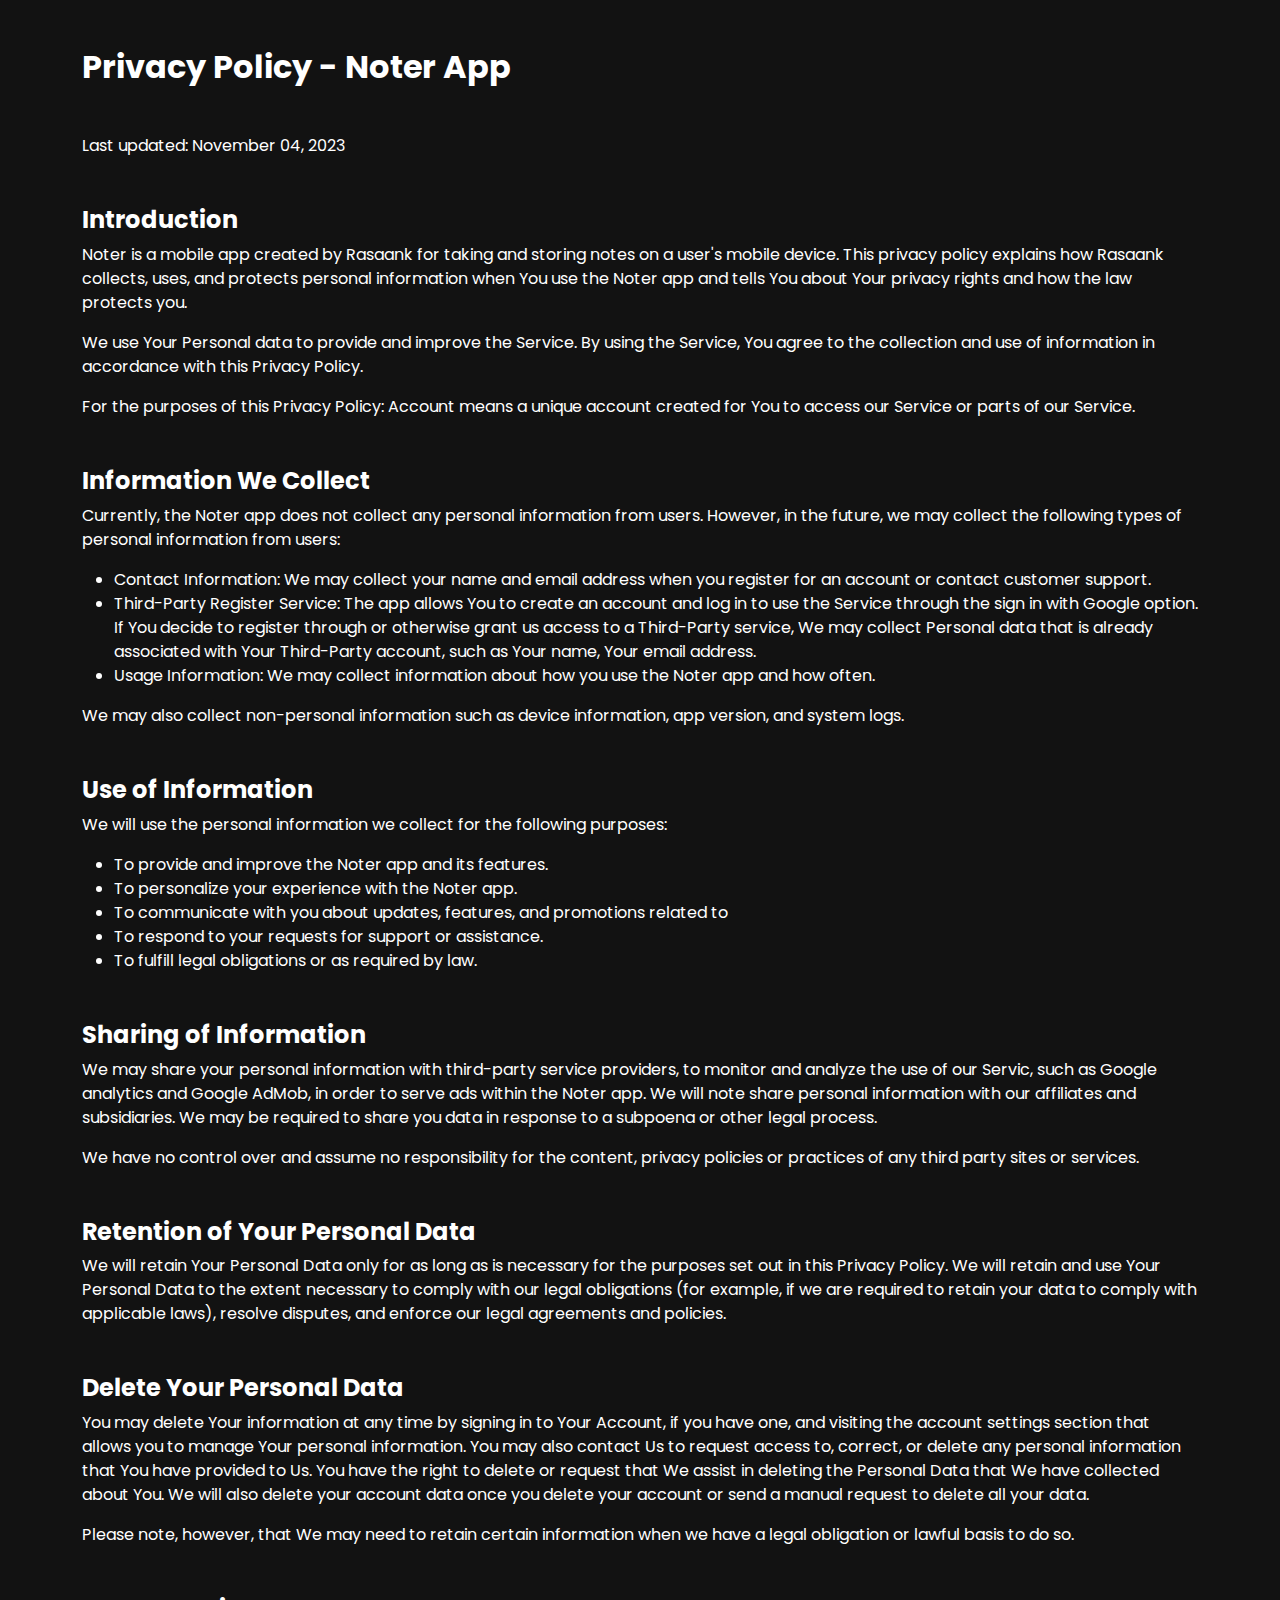
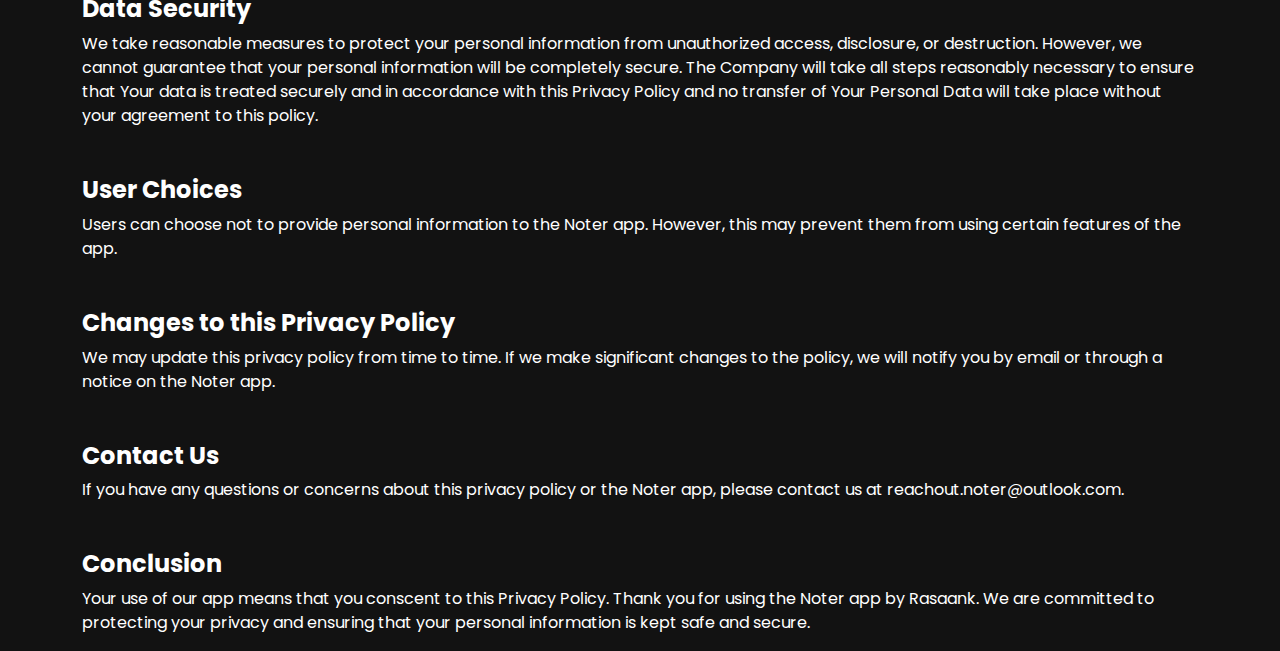
<file: index.html>
<!DOCTYPE html>
<html lang="en">
  <head>
    <meta charset="UTF-8" />
    <meta name="viewport" content="width=device-width, initial-scale=1.0" />
    <link
      rel="stylesheet"
      href="https://cdnjs.cloudflare.com/ajax/libs/font-awesome/4.7.0/css/font-awesome.min.css"
    />
    <link rel="stylesheet" href="./css/bootstrap.5.0.2.min.css" />
    <!-- <link rel="stylesheet" href="/css/font-awesome.4.7.0.min.css" /> -->

    <link rel="stylesheet" href="./css/main.css" />
    <title>Noter - Note Saver | Privacy Policy</title>
  </head>
  <body>
    <div class="container mt-5">
      <div class="row">
        <div class="col">
          <h1 class="mb-5">Privacy Policy - Noter App</h1>
          <p>Last updated: November 04, 2023</p>
          <h2 class="mb-2 mt-5">Introduction</h2>
          <p>
            Noter is a mobile app created by Rasaank for taking and storing
            notes on a user's mobile device. This privacy policy explains how
            Rasaank collects, uses, and protects personal information when You
            use the Noter app and tells You about Your privacy rights and how
            the law protects you.
          </p>
          <p>
            We use Your Personal data to provide and improve the Service. By
            using the Service, You agree to the collection and use of
            information in accordance with this Privacy Policy.
          </p>
          <p>
            For the purposes of this Privacy Policy: Account means a unique
            account created for You to access our Service or parts of our
            Service.
          </p>
          <h2 class="mb-2 mt-5">Information We Collect</h2>
          <p>
            Currently, the Noter app does not collect any personal information
            from users. However, in the future, we may collect the following
            types of personal information from users:
          </p>
          <ul>
            <li>
              Contact Information: We may collect your name and email address
              when you register for an account or contact customer support.
            </li>
            <li>
              Third-Party Register Service: The app allows You to create an
              account and log in to use the Service through the sign in with
              Google option. If You decide to register through or otherwise
              grant us access to a Third-Party service, We may collect Personal
              data that is already associated with Your Third-Party account,
              such as Your name, Your email address.
            </li>
            <li>
              Usage Information: We may collect information about how you use
              the Noter app and how often.
            </li>
          </ul>
          <p>
            We may also collect non-personal information such as device
            information, app version, and system logs.
          </p>

          <h2 class="mb-2 mt-5">Use of Information</h2>
          <p>
            We will use the personal information we collect for the following
            purposes:
          </p>
          <ul>
            <li>To provide and improve the Noter app and its features.</li>
            <li>To personalize your experience with the Noter app.</li>
            <li>
              To communicate with you about updates, features, and promotions
              related to
            </li>
            <li>To respond to your requests for support or assistance.</li>
            <li>To fulfill legal obligations or as required by law.</li>
          </ul>
          <h2 class="mb-2 mt-5">Sharing of Information</h2>
          <p>
            We may share your personal information with third-party service
            providers, to monitor and analyze the use of our Servic, such as
            Google analytics and Google AdMob, in order to serve ads within the
            Noter app. We will note share personal information with our
            affiliates and subsidiaries. We may be required to share you data in
            response to a subpoena or other legal process.
          </p>
          <p>
            We have no control over and assume no responsibility for the
            content, privacy policies or practices of any third party sites or
            services.
          </p>

          <h2 class="mb-2 mt-5">Retention of Your Personal Data</h2>
          <p>
            We will retain Your Personal Data only for as long as is necessary
            for the purposes set out in this Privacy Policy. We will retain and
            use Your Personal Data to the extent necessary to comply with our
            legal obligations (for example, if we are required to retain your
            data to comply with applicable laws), resolve disputes, and enforce
            our legal agreements and policies.
          </p>

          <h2 class="mb-2 mt-5">Delete Your Personal Data</h2>
          <p>
            You may delete Your information at any time by signing in to Your
            Account, if you have one, and visiting the account settings section
            that allows you to manage Your personal information. You may also
            contact Us to request access to, correct, or delete any personal
            information that You have provided to Us. You have the right to
            delete or request that We assist in deleting the Personal Data that
            We have collected about You. We will also delete your account data
            once you delete your account or send a manual request to delete all
            your data.
          </p>
          <p>
            Please note, however, that We may need to retain certain information
            when we have a legal obligation or lawful basis to do so.
          </p>

          <h2 class="mb-2 mt-5">Data Security</h2>
          <p>
            We take reasonable measures to protect your personal information
            from unauthorized access, disclosure, or destruction. However, we
            cannot guarantee that your personal information will be completely
            secure. The Company will take all steps reasonably necessary to
            ensure that Your data is treated securely and in accordance with
            this Privacy Policy and no transfer of Your Personal Data will take
            place without your agreement to this policy.
          </p>
          <h2 class="mb-2 mt-5">User Choices</h2>
          <p>
            Users can choose not to provide personal information to the Noter
            app. However, this may prevent them from using certain features of
            the app.
          </p>
          <h2 class="mb-2 mt-5">Changes to this Privacy Policy</h2>
          <p>
            We may update this privacy policy from time to time. If we make
            significant changes to the policy, we will notify you by email or
            through a notice on the Noter app.
          </p>
          <h2 class="mb-2 mt-5">Contact Us</h2>
          <p>
            If you have any questions or concerns about this privacy policy or
            the Noter app, please contact us at reachout.noter@outlook.com.
          </p>
          <h2 class="mb-2 mt-5">Conclusion</h2>
          <p>
            Your use of our app means that you conscent to this Privacy Policy.
            Thank you for using the Noter app by Rasaank. We are committed to
            protecting your privacy and ensuring that your personal information
            is kept safe and secure.
          </p>
        </div>
      </div>
    </div>
    <script src="./js/bootstrap.bundle.min.js"></script>
  </body>
</html>
</file>
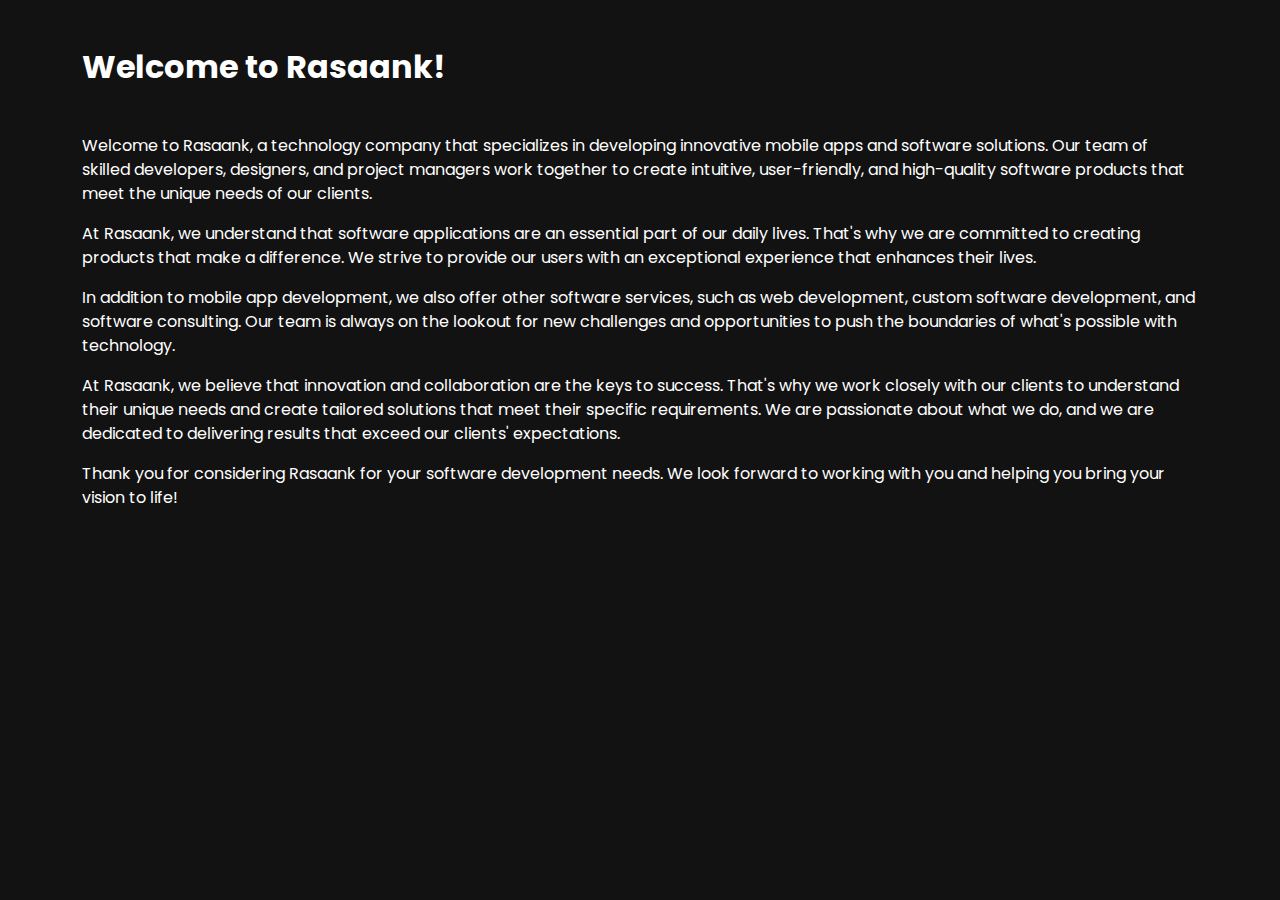
<file: about.html>
<!DOCTYPE html>
<html lang="en">
  <head>
    <meta charset="UTF-8" />
    <meta name="viewport" content="width=device-width, initial-scale=1.0" />
    <link
      rel="stylesheet"
      href="https://cdnjs.cloudflare.com/ajax/libs/font-awesome/4.7.0/css/font-awesome.min.css"
    />
    <link rel="stylesheet" href="./css/bootstrap.5.0.2.min.css" />
    <!-- <link rel="stylesheet" href="/css/font-awesome.4.7.0.min.css" /> -->

    <link rel="stylesheet" href="./css/main.css" />
    <title>Noter - Note Saver | About US</title>
  </head>
  <body>
    <div class="container mt-5">
      <div class="row">
        <div class="col">
          <h1 class="mb-5">Welcome to Rasaank!</h1>
          <p>
            Welcome to Rasaank, a technology company that specializes in
            developing innovative mobile apps and software solutions. Our team
            of skilled developers, designers, and project managers work together
            to create intuitive, user-friendly, and high-quality software
            products that meet the unique needs of our clients.
          </p>
          <p>
            At Rasaank, we understand that software applications are an
            essential part of our daily lives. That's why we are committed to
            creating products that make a difference. We strive to provide our
            users with an exceptional experience that enhances their lives.
          </p>
          <p>
            In addition to mobile app development, we also offer other software
            services, such as web development, custom software development, and
            software consulting. Our team is always on the lookout for new
            challenges and opportunities to push the boundaries of what's
            possible with technology.
          </p>
          <p>
            At Rasaank, we believe that innovation and collaboration are the
            keys to success. That's why we work closely with our clients to
            understand their unique needs and create tailored solutions that
            meet their specific requirements. We are passionate about what we
            do, and we are dedicated to delivering results that exceed our
            clients' expectations.
          </p>

          <p>
            Thank you for considering Rasaank for your software development
            needs. We look forward to working with you and helping you bring
            your vision to life!
          </p>
        </div>
      </div>
    </div>
    <script src="./js/bootstrap.bundle.min.js"></script>
  </body>
</html>
</file>
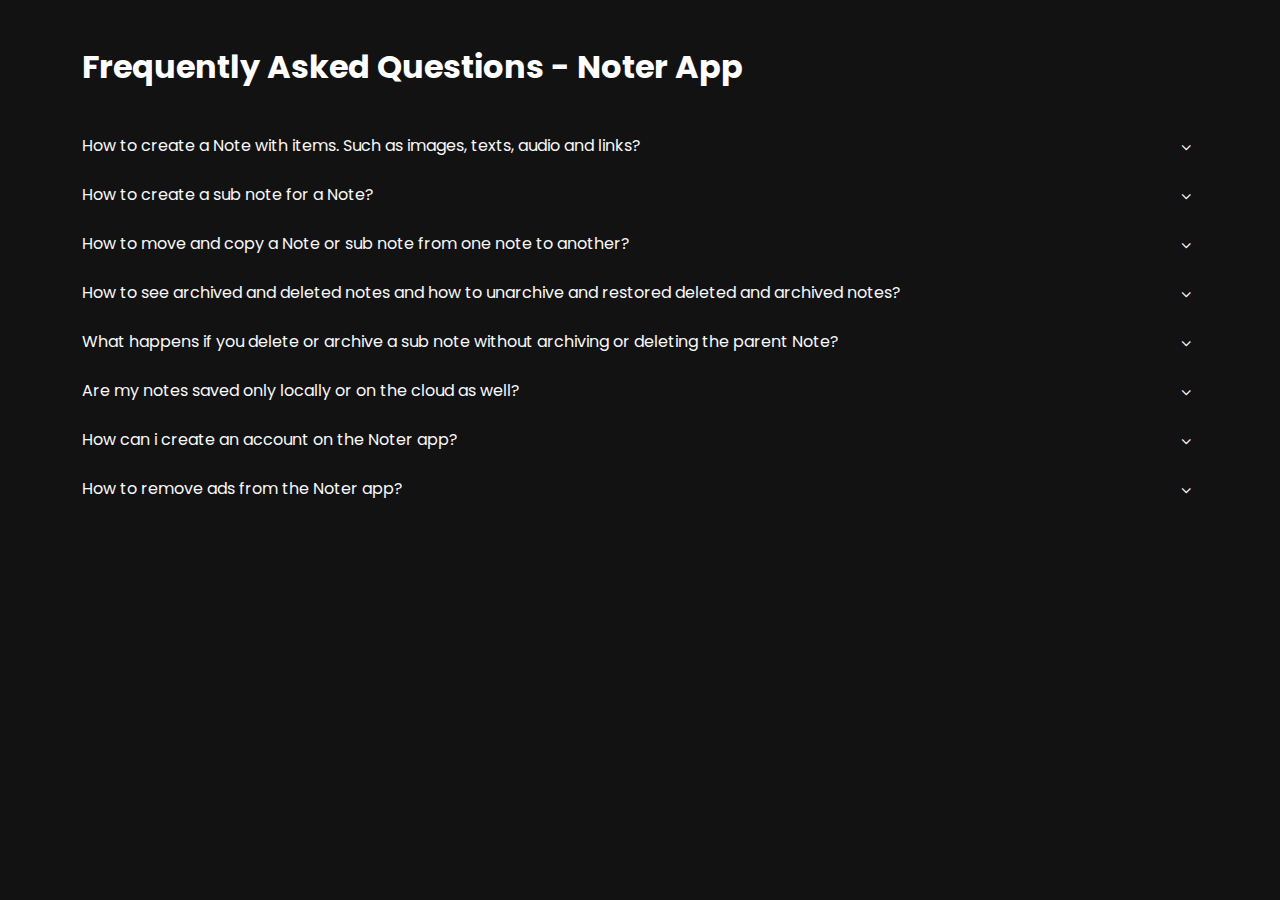
<file: faq.html>
<!DOCTYPE html>
<html lang="en">
  <head>
    <meta charset="UTF-8" />
    <meta name="viewport" content="width=device-width, initial-scale=1.0" />
    <link
      rel="stylesheet"
      href="https://cdnjs.cloudflare.com/ajax/libs/font-awesome/4.7.0/css/font-awesome.min.css"
    />
    <link rel="stylesheet" href="./css/bootstrap.5.0.2.min.css" />
    <!-- <link rel="stylesheet" href="/css/font-awesome.4.7.0.min.css" /> -->

    <link rel="stylesheet" href="./css/main.css" />

    <title>Noter - Note Saver | FAQ</title>
  </head>
  <body>
    <div class="container mt-5">
      <div class="row">
        <div class="col" id="myGroup">
          <h1 class="mb-5">Frequently Asked Questions - Noter App</h1>

          <!-- question 1 -->
          <div class="my-4">
            <a
              class="text-light text-decoration-none d-flex justify-content-between mb-3"
              data-bs-toggle="collapse"
              href="#question1"
              role="button"
              aria-expanded="false"
              aria-controls="question1"
            >
              How to create a Note with items. Such as images, texts, audio and
              links?
              <i
                class="faq-btn-expand rounded-circle ms-2 fa fa-angle-down d-flex align-items-center justify-content-center"
              ></i>
            </a>
            <div class="collapse" data-bs-parent="#myGroup" id="question1">
              <div class="card card-body bg-dark">
                <p>
                  You can create a note by clicking on
                  <i class="fa fa-plus p-1 m-1 faqIndicatorIcon"></i>
                  icon at the bottom right of the home screen. You will be
                  navigated to a page where you can add items to note. Note by
                  default will have a title and a description. <br />
                  At the bottom of the screen you will be given options to set
                  background color/image, set reminder, add images from phone
                  gallery and camera, create link to other note's in the app,
                  record and attach audio and create new texts widget.
                </p>
              </div>
            </div>
          </div>

          <!-- question 2 -->
          <div class="my-4">
            <a
              class="text-light text-decoration-none d-flex justify-content-between mb-3"
              data-bs-toggle="collapse"
              href="#question2"
              role="button"
              aria-expanded="false"
              aria-controls="question2"
            >
              How to create a sub note for a Note?
              <i
                class="faq-btn-expand rounded-circle ms-2 fa fa-angle-down d-flex align-items-center justify-content-center"
              ></i>
            </a>
            <div class="collapse" data-bs-parent="#myGroup" id="question2">
              <div class="card card-body bg-dark">
                <p>
                  You can create a sub note by clicking on
                  <i class="fa fa-ellipsis-h p-1 m-1 faqIndicatorIcon"></i>
                  icon at the top right side of a note at the note listing page.
                  And then from the popup menu choose "create child note"
                  option. You will be able to create a note just like any other
                  note but this note will be considered and treated as a sub
                  note for the selected Note. The sub notes of a given note will
                  be listed inside the note when you open it.
                </p>
              </div>
            </div>
          </div>

          <!-- question 3 -->
          <div class="my-4">
            <a
              class="text-light text-decoration-none d-flex justify-content-between mb-3"
              data-bs-toggle="collapse"
              href="#question3"
              role="button"
              aria-expanded="false"
              aria-controls="question3"
            >
              How to move and copy a Note or sub note from one note to another?
              <i
                class="faq-btn-expand rounded-circle ms-2 fa fa-angle-down d-flex align-items-center justify-content-center"
              ></i>
            </a>
            <div class="collapse" data-bs-parent="#myGroup" id="question3">
              <div class="card card-body bg-dark">
                <p>
                  To copy or move a note click on the
                  <i class="fa fa-ellipsis-h p-1 m-1 faqIndicatorIcon"></i>
                  icon at the top right side of a note at the note listing page.
                  And chose "Copy" OR "Move" option. You will be given options
                  to choose a note from a list you can click on the
                  <i class="fa fa-plus p-1 m-1 faqIndicatorIcon"></i> icon on
                  the left of the note's title to see it's sub notes and arrow
                  back button to go to the parent note once you are done
                  navigating in the note tree, to choose a note click on the
                  <i class="p-1 m-1 faqIndicatorIcon">&#10004;</i>
                  icon at right side of the note's title and select confirm.
                  <br />The currently selected note will be copied or moved to
                  the selected note in the the ntoe tree.
                </p>
              </div>
            </div>
          </div>
          <!-- question 4 -->
          <div class="my-4">
            <a
              class="text-light text-decoration-none d-flex justify-content-between mb-3"
              data-bs-toggle="collapse"
              href="#question4"
              role="button"
              aria-expanded="false"
              aria-controls="question4"
            >
              How to see archived and deleted notes and how to unarchive and
              restored deleted and archived notes?
              <i
                class="faq-btn-expand rounded-circle ms-2 fa fa-angle-down d-flex align-items-center justify-content-center"
              ></i>
            </a>
            <div class="collapse" data-bs-parent="#myGroup" id="question4">
              <div class="card card-body bg-dark">
                <p>
                  To see archived or deleted notes click on the
                  <i class="fa fa-ellipsis-v p-1 m-1 faqIndicatorIcon"></i>
                  icon at the top right side in the app bar. And chose "Archive"
                  OR "Trash" option. You will see the related notes according to
                  the selected option.
                  <br />
                  To restore OR unarchive a note click on the
                  <i class="fa fa-ellipsis-h p-1 m-1 faqIndicatorIcon"></i>
                  Trash or Archived page to select option of either unarchiving
                  or restoring the note.
                </p>
              </div>
            </div>
          </div>

          <!-- Question 5 -->

          <div class="my-4">
            <a
              class="text-light text-decoration-none d-flex justify-content-between mb-3"
              data-bs-toggle="collapse"
              href="#question5"
              role="button"
              aria-expanded="false"
              aria-controls="question5"
            >
              What happens if you delete or archive a sub note without archiving
              or deleting the parent Note?
              <i
                class="faq-btn-expand rounded-circle ms-2 fa fa-angle-down d-flex align-items-center justify-content-center"
              ></i>
            </a>
            <div class="collapse" data-bs-parent="#myGroup" id="question5">
              <div class="card card-body bg-dark">
                <p>
                  Archiving or deleting only a sub note without the parent Note.
                  The app will only archive or deleted the selected sub note
                  with it's items and sub notes if any.
                  <br />
                  For this reason archiving or deleting sub notes will bring the
                  note out of it's parent heirarchy to perform the operation
                  only on the selected note.
                </p>
              </div>
            </div>
          </div>

          <!-- Question 6 -->
          <div class="my-4">
            <a
              class="text-light text-decoration-none d-flex justify-content-between mb-3"
              data-bs-toggle="collapse"
              href="#question6"
              role="button"
              aria-expanded="false"
              aria-controls="question6"
            >
              Are my notes saved only locally or on the cloud as well?
              <i
                class="faq-btn-expand rounded-circle ms-2 fa fa-angle-down d-flex align-items-center justify-content-center"
              ></i>
            </a>
            <div class="collapse" data-bs-parent="#myGroup" id="question6">
              <div class="card card-body bg-dark">
                <p>
                  Currently all the notes are only stored locally on your phone.
                  For this reason you can not share or collabrate with other
                  people. But with the upcoming updates we are doing our very
                  best to bring the new features of saving note on the server as
                  well. So you can Share notes and collbrate with other people.
                </p>
              </div>
            </div>
          </div>

          <!-- Question 7 -->

          <div class="my-4">
            <a
              class="text-light text-decoration-none d-flex justify-content-between mb-3"
              data-bs-toggle="collapse"
              href="#question7"
              role="button"
              aria-expanded="false"
              aria-controls="question7"
            >
              How can i create an account on the Noter app?
              <i
                class="faq-btn-expand rounded-circle ms-2 fa fa-angle-down d-flex align-items-center justify-content-center"
              ></i>
            </a>
            <div class="collapse" data-bs-parent="#myGroup" id="question7">
              <div class="card card-body bg-dark">
                <p>
                  Currently you have no option to create an account. But we are
                  bringing these featues very soon where you can create account
                  and save note on server. So you will be able to access you
                  notes across all devices and places.
                </p>
              </div>
            </div>
          </div>

          <!-- Question 8  -->
          <div class="my-4">
            <a
              class="text-light text-decoration-none d-flex justify-content-between mb-3"
              data-bs-toggle="collapse"
              href="#question8"
              role="button"
              aria-expanded="false"
              aria-controls="question8"
            >
              How to remove ads from the Noter app?
              <i
                class="faq-btn-expand rounded-circle ms-2 fa fa-angle-down d-flex align-items-center justify-content-center"
              ></i>
            </a>
            <div class="collapse" data-bs-parent="#myGroup" id="question8">
              <div class="card card-body bg-dark">
                <p>
                  We know ads are annoying but we need to generate revenue
                  somehow with our app. And we have an upcoming feature for you
                  if you don't want to see ads on our app. Soon we are bringing
                  a premium package where you can access more features of the
                  app, more cloud storage and with the premium account you will
                  also be able to remove annoying ads from the app with viable
                  minimum price.
                </p>
              </div>
            </div>
          </div>
        </div>
      </div>
    </div>
    <script src="./js/bootstrap.bundle.min.js"></script>
  </body>
</html>
</file>
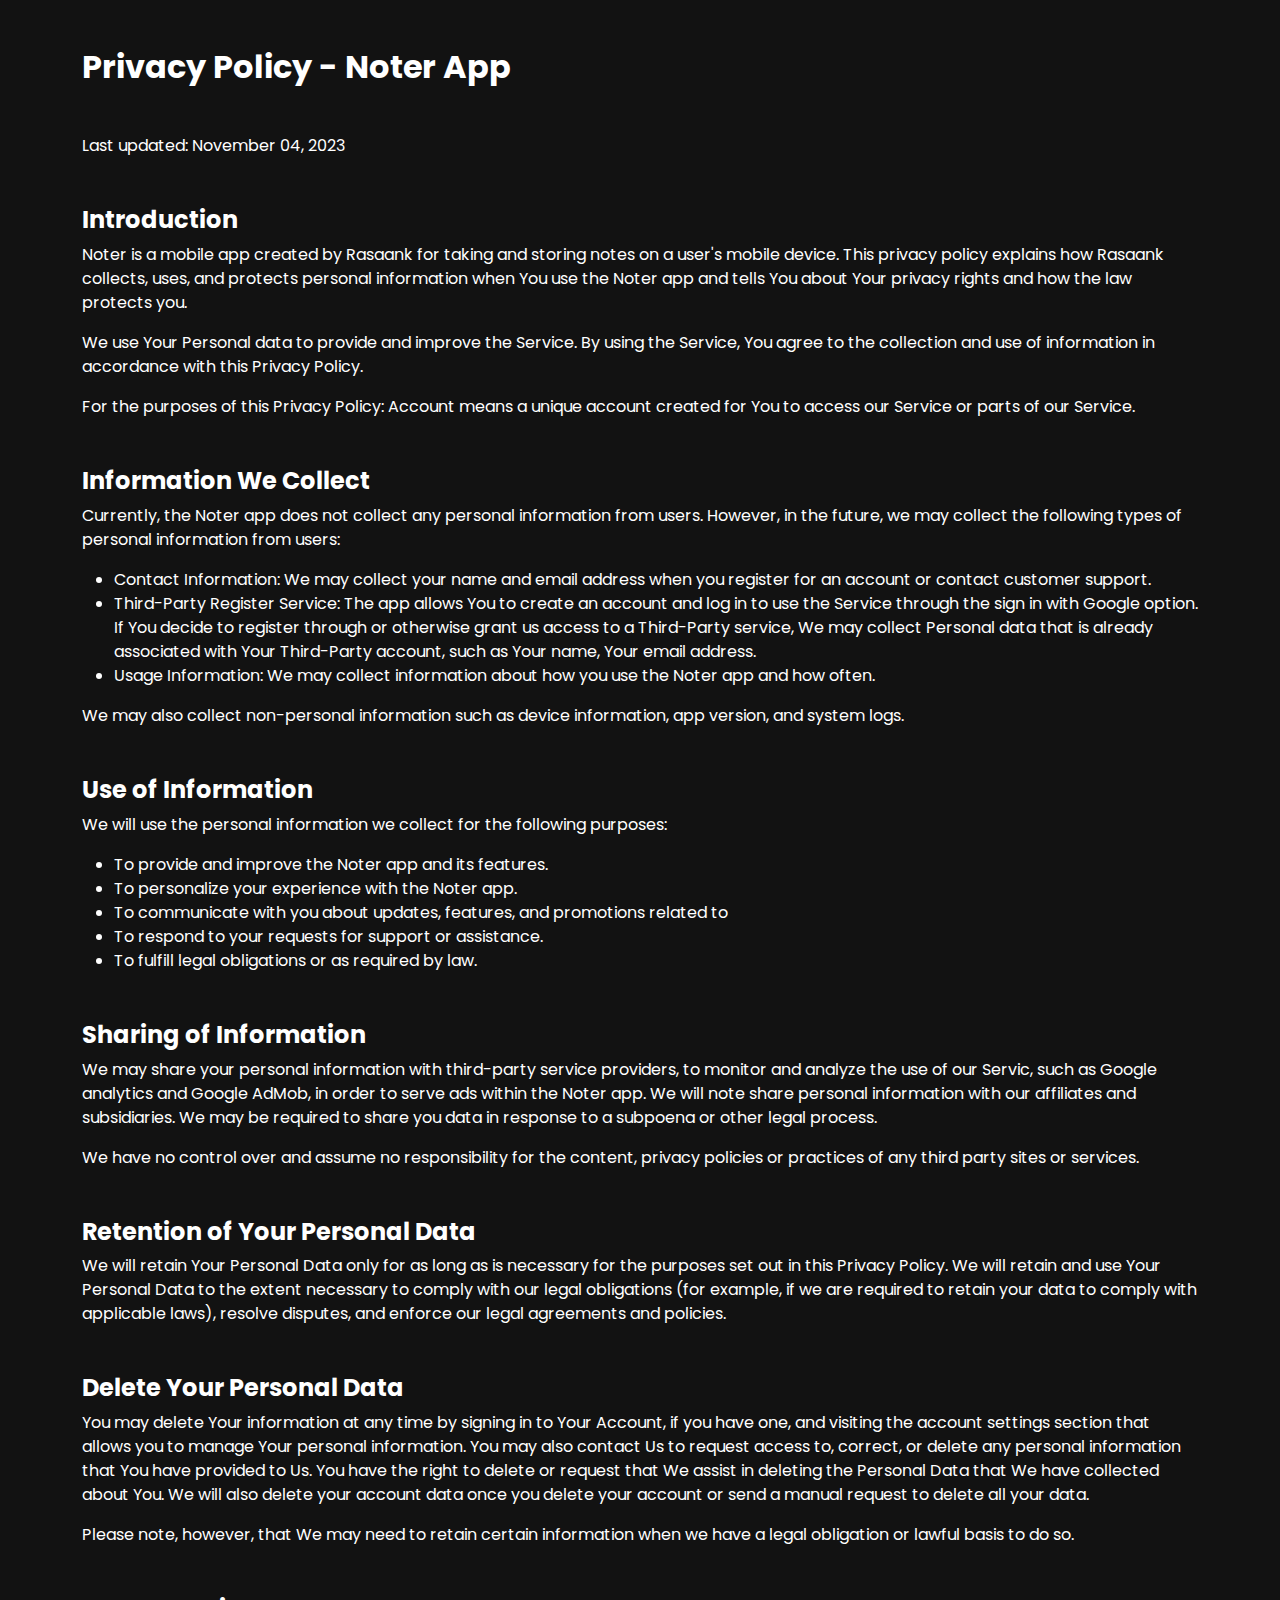
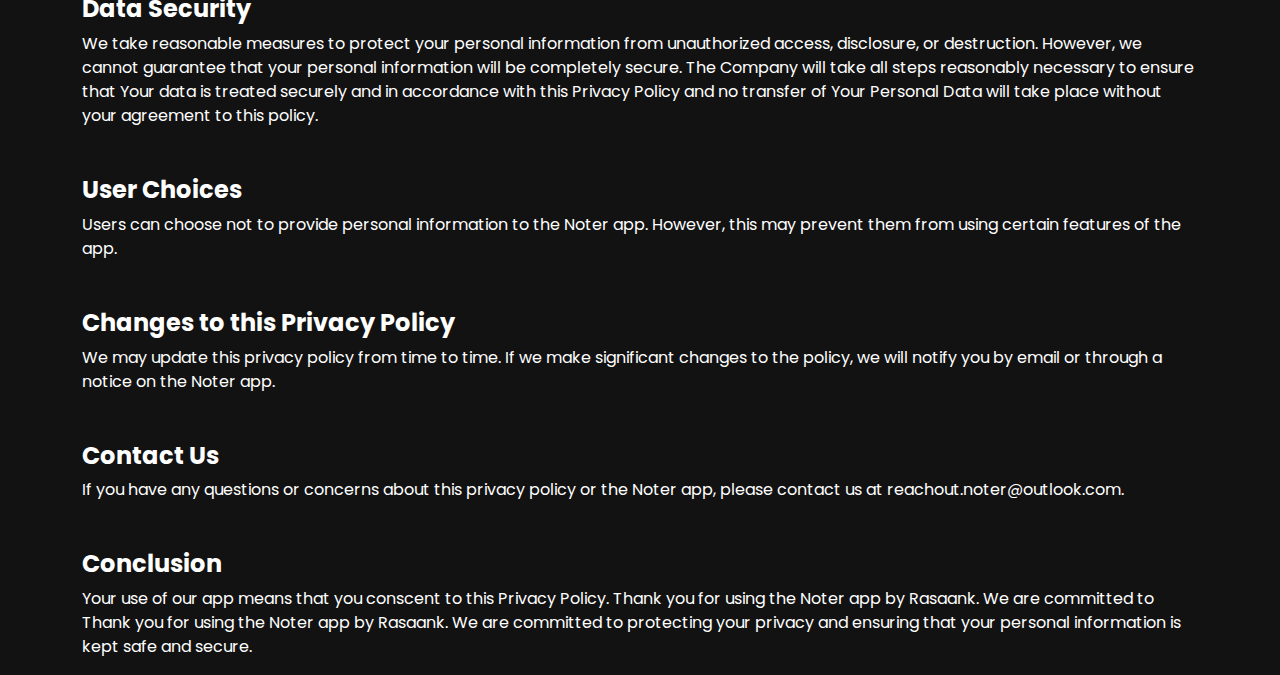
<file: privacy-policy.html>
<!DOCTYPE html>
<html lang="en">
  <head>
    <meta charset="UTF-8" />
    <meta name="viewport" content="width=device-width, initial-scale=1.0" />
    <link
      rel="stylesheet"
      href="https://cdnjs.cloudflare.com/ajax/libs/font-awesome/4.7.0/css/font-awesome.min.css"
    />
    <link rel="stylesheet" href="./css/bootstrap.5.0.2.min.css" />
    <!-- <link rel="stylesheet" href="/css/font-awesome.4.7.0.min.css" /> -->

    <link rel="stylesheet" href="./css/main.css" />
    <title>Noter - Note Saver | Privacy Policy</title>
  </head>
  <body>
    <div class="container mt-5">
      <div class="row">
        <div class="col">
          <h1 class="mb-5">Privacy Policy - Noter App</h1>
          <p>Last updated: November 04, 2023</p>
          <h2 class="mb-2 mt-5">Introduction</h2>
          <p>
            Noter is a mobile app created by Rasaank for taking and storing
            notes on a user's mobile device. This privacy policy explains how
            Rasaank collects, uses, and protects personal information when You
            use the Noter app and tells You about Your privacy rights and how
            the law protects you.
          </p>
          <p>
            We use Your Personal data to provide and improve the Service. By
            using the Service, You agree to the collection and use of
            information in accordance with this Privacy Policy.
          </p>
          <p>
            For the purposes of this Privacy Policy: Account means a unique
            account created for You to access our Service or parts of our
            Service.
          </p>
          <h2 class="mb-2 mt-5">Information We Collect</h2>
          <p>
            Currently, the Noter app does not collect any personal information
            from users. However, in the future, we may collect the following
            types of personal information from users:
          </p>
          <ul>
            <li>
              Contact Information: We may collect your name and email address
              when you register for an account or contact customer support.
            </li>
            <li>
              Third-Party Register Service: The app allows You to create an
              account and log in to use the Service through the sign in with
              Google option. If You decide to register through or otherwise
              grant us access to a Third-Party service, We may collect Personal
              data that is already associated with Your Third-Party account,
              such as Your name, Your email address.
            </li>
            <li>
              Usage Information: We may collect information about how you use
              the Noter app and how often.
            </li>
          </ul>
          <p>
            We may also collect non-personal information such as device
            information, app version, and system logs.
          </p>

          <h2 class="mb-2 mt-5">Use of Information</h2>
          <p>
            We will use the personal information we collect for the following
            purposes:
          </p>
          <ul>
            <li>To provide and improve the Noter app and its features.</li>
            <li>To personalize your experience with the Noter app.</li>
            <li>
              To communicate with you about updates, features, and promotions
              related to
            </li>
            <li>To respond to your requests for support or assistance.</li>
            <li>To fulfill legal obligations or as required by law.</li>
          </ul>
          <h2 class="mb-2 mt-5">Sharing of Information</h2>
          <p>
            We may share your personal information with third-party service
            providers, to monitor and analyze the use of our Servic, such as
            Google analytics and Google AdMob, in order to serve ads within the
            Noter app. We will note share personal information with our
            affiliates and subsidiaries. We may be required to share you data in
            response to a subpoena or other legal process.
          </p>
          <p>
            We have no control over and assume no responsibility for the
            content, privacy policies or practices of any third party sites or
            services.
          </p>

          <h2 class="mb-2 mt-5">Retention of Your Personal Data</h2>
          <p>
            We will retain Your Personal Data only for as long as is necessary
            for the purposes set out in this Privacy Policy. We will retain and
            use Your Personal Data to the extent necessary to comply with our
            legal obligations (for example, if we are required to retain your
            data to comply with applicable laws), resolve disputes, and enforce
            our legal agreements and policies.
          </p>

          <h2 class="mb-2 mt-5">Delete Your Personal Data</h2>
          <p>
            You may delete Your information at any time by signing in to Your
            Account, if you have one, and visiting the account settings section
            that allows you to manage Your personal information. You may also
            contact Us to request access to, correct, or delete any personal
            information that You have provided to Us. You have the right to
            delete or request that We assist in deleting the Personal Data that
            We have collected about You. We will also delete your account data
            once you delete your account or send a manual request to delete all
            your data.
          </p>
          <p>
            Please note, however, that We may need to retain certain information
            when we have a legal obligation or lawful basis to do so.
          </p>

          <h2 class="mb-2 mt-5">Data Security</h2>
          <p>
            We take reasonable measures to protect your personal information
            from unauthorized access, disclosure, or destruction. However, we
            cannot guarantee that your personal information will be completely
            secure. The Company will take all steps reasonably necessary to
            ensure that Your data is treated securely and in accordance with
            this Privacy Policy and no transfer of Your Personal Data will take
            place without your agreement to this policy.
          </p>
          <h2 class="mb-2 mt-5">User Choices</h2>
          <p>
            Users can choose not to provide personal information to the Noter
            app. However, this may prevent them from using certain features of
            the app.
          </p>
          <h2 class="mb-2 mt-5">Changes to this Privacy Policy</h2>
          <p>
            We may update this privacy policy from time to time. If we make
            significant changes to the policy, we will notify you by email or
            through a notice on the Noter app.
          </p>
          <h2 class="mb-2 mt-5">Contact Us</h2>
          <p>
            If you have any questions or concerns about this privacy policy or
            the Noter app, please contact us at reachout.noter@outlook.com.
          </p>
          <h2 class="mb-2 mt-5">Conclusion</h2>
          <p>
            Your use of our app means that you conscent to this Privacy Policy.
            Thank you for using the Noter app by Rasaank. We are committed to
            Thank you for using the Noter app by Rasaank. We are committed to
            protecting your privacy and ensuring that your personal information
            is kept safe and secure.
          </p>
        </div>
      </div>
    </div>
    <script src="./js/bootstrap.bundle.min.js"></script>
  </body>
</html>
</file>
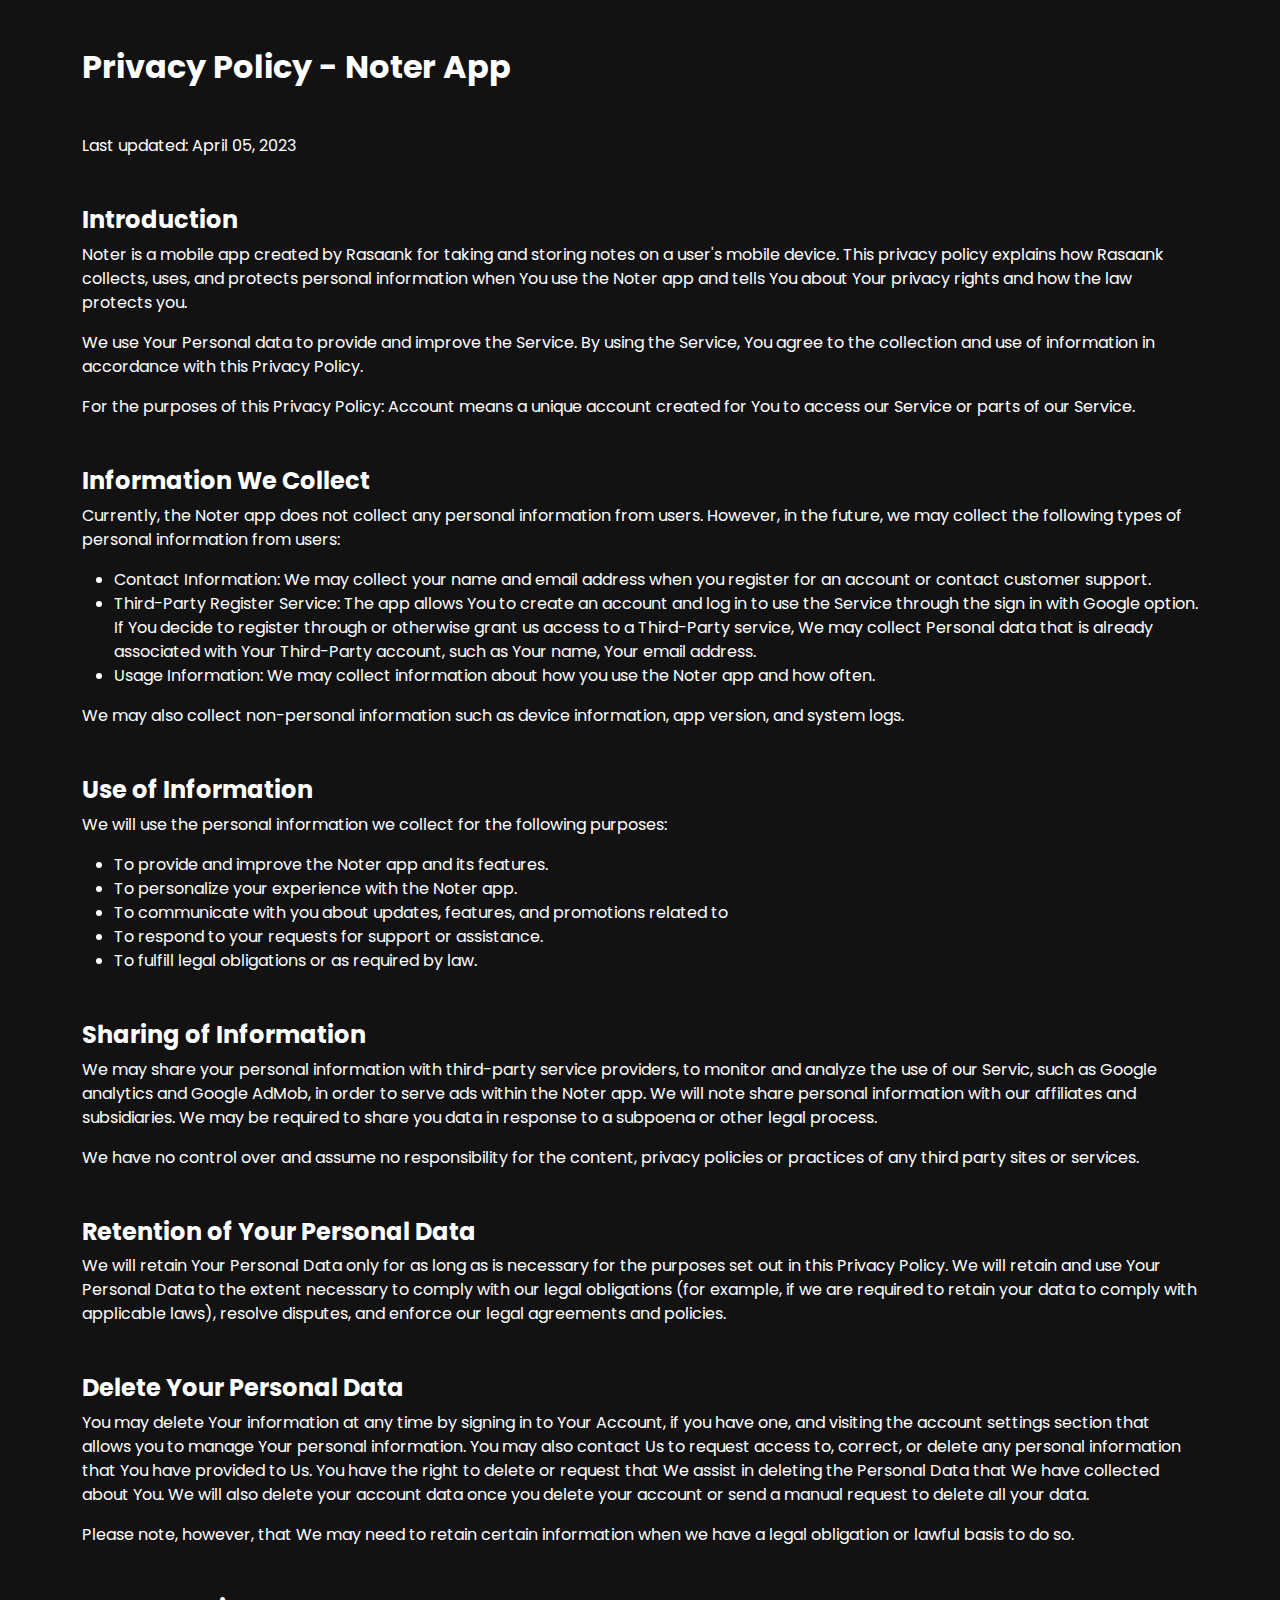
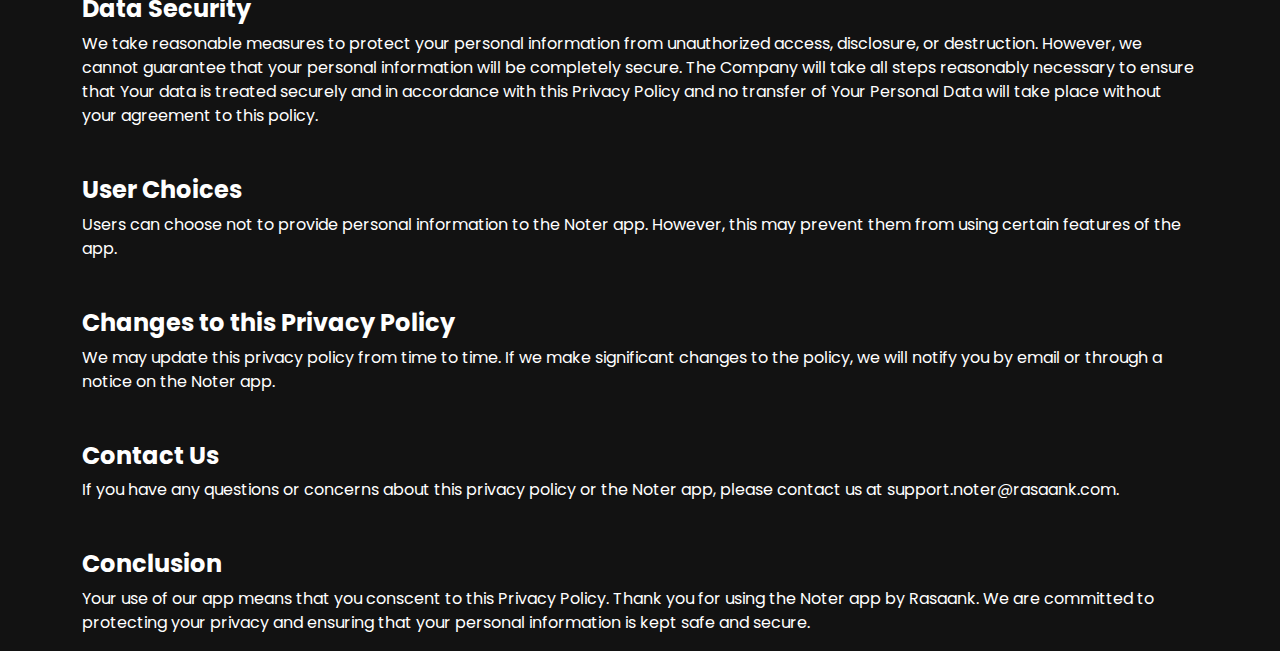
<file: privacy.html>
<!DOCTYPE html>
<html lang="en">
  <head>
    <meta charset="UTF-8" />
    <meta name="viewport" content="width=device-width, initial-scale=1.0" />
    <link
      rel="stylesheet"
      href="https://cdnjs.cloudflare.com/ajax/libs/font-awesome/4.7.0/css/font-awesome.min.css"
    />
    <link rel="stylesheet" href="./css/bootstrap.5.0.2.min.css" />
    <!-- <link rel="stylesheet" href="/css/font-awesome.4.7.0.min.css" /> -->

    <link rel="stylesheet" href="./css/main.css" />
    <title>Noter - Note Saver | Privacy Policy</title>
  </head>
  <body>
    <div class="container mt-5">
      <div class="row">
        <div class="col">
          <h1 class="mb-5">Privacy Policy - Noter App</h1>
          <p>Last updated: April 05, 2023</p>
          <h2 class="mb-2 mt-5">Introduction</h2>
          <p>
            Noter is a mobile app created by Rasaank for taking and storing
            notes on a user's mobile device. This privacy policy explains how
            Rasaank collects, uses, and protects personal information when You
            use the Noter app and tells You about Your privacy rights and how
            the law protects you.
          </p>
          <p>
            We use Your Personal data to provide and improve the Service. By
            using the Service, You agree to the collection and use of
            information in accordance with this Privacy Policy.
          </p>
          <p>
            For the purposes of this Privacy Policy: Account means a unique
            account created for You to access our Service or parts of our
            Service.
          </p>
          <h2 class="mb-2 mt-5">Information We Collect</h2>
          <p>
            Currently, the Noter app does not collect any personal information
            from users. However, in the future, we may collect the following
            types of personal information from users:
          </p>
          <ul>
            <li>
              Contact Information: We may collect your name and email address
              when you register for an account or contact customer support.
            </li>
            <li>
              Third-Party Register Service: The app allows You to create an
              account and log in to use the Service through the sign in with
              Google option. If You decide to register through or otherwise
              grant us access to a Third-Party service, We may collect Personal
              data that is already associated with Your Third-Party account,
              such as Your name, Your email address.
            </li>
            <li>
              Usage Information: We may collect information about how you use
              the Noter app and how often.
            </li>
          </ul>
          <p>
            We may also collect non-personal information such as device
            information, app version, and system logs.
          </p>

          <h2 class="mb-2 mt-5">Use of Information</h2>
          <p>
            We will use the personal information we collect for the following
            purposes:
          </p>
          <ul>
            <li>To provide and improve the Noter app and its features.</li>
            <li>To personalize your experience with the Noter app.</li>
            <li>
              To communicate with you about updates, features, and promotions
              related to
            </li>
            <li>To respond to your requests for support or assistance.</li>
            <li>To fulfill legal obligations or as required by law.</li>
          </ul>
          <h2 class="mb-2 mt-5">Sharing of Information</h2>
          <p>
            We may share your personal information with third-party service
            providers, to monitor and analyze the use of our Servic, such as
            Google analytics and Google AdMob, in order to serve ads within the
            Noter app. We will note share personal information with our
            affiliates and subsidiaries. We may be required to share you data in
            response to a subpoena or other legal process.
          </p>
          <p>
            We have no control over and assume no responsibility for the
            content, privacy policies or practices of any third party sites or
            services.
          </p>

          <h2 class="mb-2 mt-5">Retention of Your Personal Data</h2>
          <p>
            We will retain Your Personal Data only for as long as is necessary
            for the purposes set out in this Privacy Policy. We will retain and
            use Your Personal Data to the extent necessary to comply with our
            legal obligations (for example, if we are required to retain your
            data to comply with applicable laws), resolve disputes, and enforce
            our legal agreements and policies.
          </p>

          <h2 class="mb-2 mt-5">Delete Your Personal Data</h2>
          <p>
            You may delete Your information at any time by signing in to Your
            Account, if you have one, and visiting the account settings section
            that allows you to manage Your personal information. You may also
            contact Us to request access to, correct, or delete any personal
            information that You have provided to Us. You have the right to
            delete or request that We assist in deleting the Personal Data that
            We have collected about You. We will also delete your account data
            once you delete your account or send a manual request to delete all
            your data.
          </p>
          <p>
            Please note, however, that We may need to retain certain information
            when we have a legal obligation or lawful basis to do so.
          </p>

          <h2 class="mb-2 mt-5">Data Security</h2>
          <p>
            We take reasonable measures to protect your personal information
            from unauthorized access, disclosure, or destruction. However, we
            cannot guarantee that your personal information will be completely
            secure. The Company will take all steps reasonably necessary to
            ensure that Your data is treated securely and in accordance with
            this Privacy Policy and no transfer of Your Personal Data will take
            place without your agreement to this policy.
          </p>
          <h2 class="mb-2 mt-5">User Choices</h2>
          <p>
            Users can choose not to provide personal information to the Noter
            app. However, this may prevent them from using certain features of
            the app.
          </p>
          <h2 class="mb-2 mt-5">Changes to this Privacy Policy</h2>
          <p>
            We may update this privacy policy from time to time. If we make
            significant changes to the policy, we will notify you by email or
            through a notice on the Noter app.
          </p>
          <h2 class="mb-2 mt-5">Contact Us</h2>
          <p>
            If you have any questions or concerns about this privacy policy or
            the Noter app, please contact us at support.noter@rasaank.com.
          </p>
          <h2 class="mb-2 mt-5">Conclusion</h2>
          <p>
            Your use of our app means that you conscent to this Privacy Policy.
            Thank you for using the Noter app by Rasaank. We are committed to
            protecting your privacy and ensuring that your personal information
            is kept safe and secure.
          </p>
        </div>
      </div>
    </div>
    <script src="./js/bootstrap.bundle.min.js"></script>
  </body>
</html>
</file>
<file: css/main.css>
@import url("https://fonts.googleapis.com/css2?family=Poppins:wght@400;600&display=swap");

* {
  margin: 0;
  padding: 0;
  box-sizing: border-box;
}
body {
  font-family: "Poppins", sans-serif;
  color: #fff;
  background-color: #121212;
}
h1 {
  font-size: 2rem;
  font-weight: 700;
}
h2 {
  font-size: 1.5rem;
  font-weight: 700;
}
p {
  font-size: 1rem;
  margin-bottom: 1rem;
}

.sec-navbar-text {
  font-size: 14px;
  /* background-color: #1b1b1b; */
}
.faqIndicatorIcon {
  background-color: white;
  color: rgb(32, 68, 68);
  font-size: 24px;
}

.faq-btn-expand {
  width: 25px;
  height: 25px;
}

.faq-btn-expand:hover {
  background-color: #41414196;
}

.text-white-75 {
  color: #cecece;
}

.hover-primary:hover {
  background-color: #0d6efd;
}

.margin-50 {
  margin-top: 100px !important;
}

.footer-hover:hover {
  color: #8efff6 !important;
}
</file>
